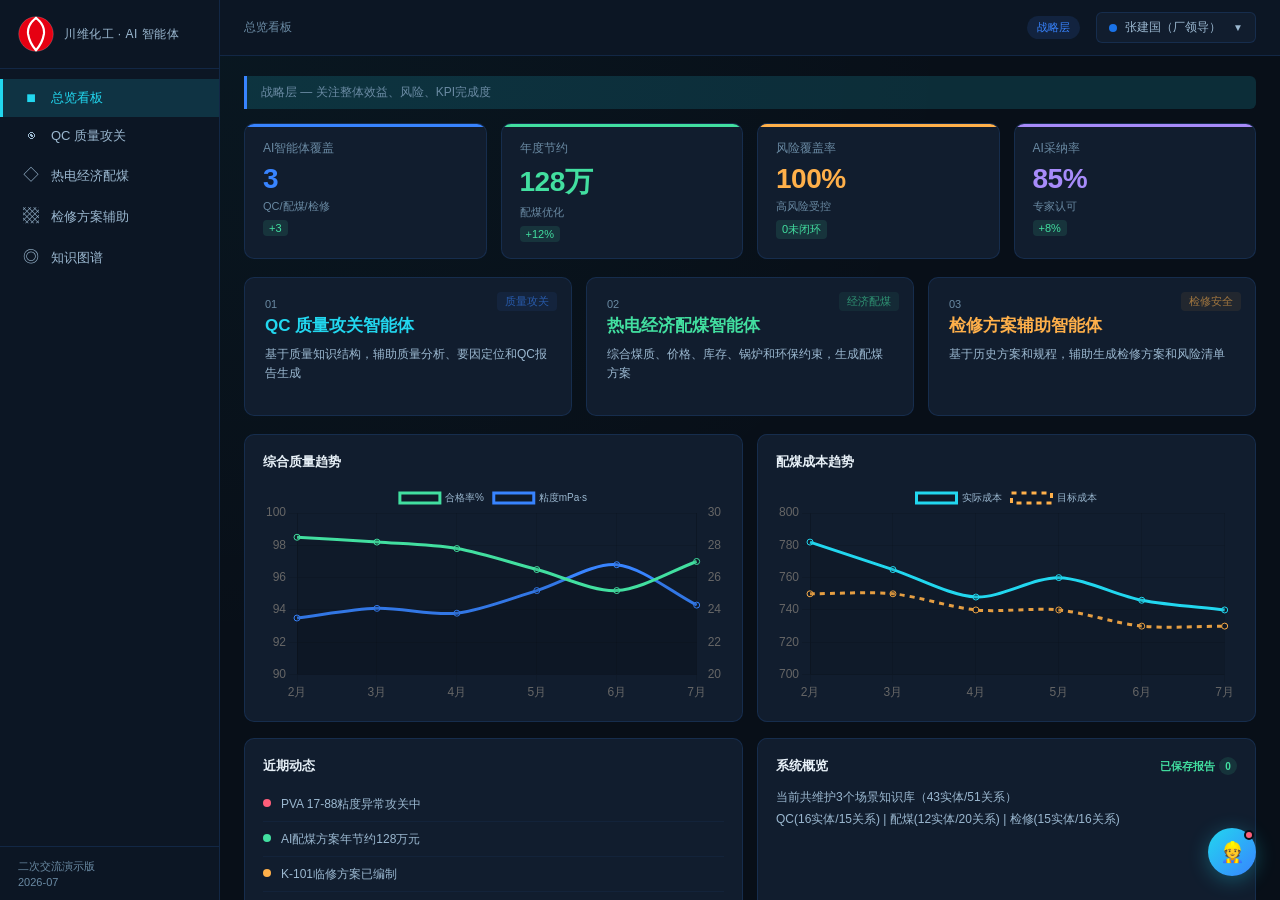
<file: index.html>
<!DOCTYPE html>
<html lang="zh-CN">
<head>
<meta charset="utf-8">
<meta name="viewport" content="width=device-width, initial-scale=1">
<title>川维化工 AI 智能体演示平台</title>
<script src="js/chart.min.js"></script>
<script src="js/d3.min.js"></script>
<link rel="stylesheet" href="css/style.css">
</head>
<body>
<div class="app-layout" id="app">

  <!-- Sidebar -->
  <nav class="sidebar">
    <div class="sidebar-brand">
      <svg width="36" height="36" viewBox="0 0 100 100" style="flex-shrink:0;">
        <circle cx="50" cy="50" r="48" fill="#e60012" />
        <path d="M50 5 Q75 25 72 50 Q68 75 50 95" fill="none" stroke="white" stroke-width="6" stroke-linecap="round"/>
        <path d="M50 5 Q25 25 28 50 Q32 75 50 95" fill="none" stroke="white" stroke-width="6" stroke-linecap="round"/>
        <circle cx="50" cy="50" r="48" fill="none" stroke="white" stroke-width="1" opacity="0.5"/>
      </svg>
      <div>
        <div class="brand-sub" style="font-size:12px;color:var(--text-secondary);">川维化工 · AI 智能体</div>
      </div>
    </div>
    <div class="sidebar-nav" id="sidebarNav">
      <div class="nav-item active" data-route="dashboard">
        <span class="nav-icon">&#9632;</span>
        总览看板
      </div>
      <div class="nav-item" data-route="qc">
        <span class="nav-icon">&#9673;</span>
        QC 质量攻关
      </div>
      <div class="nav-item" data-route="coal">
        <span class="nav-icon">&#9671;</span>
        热电经济配煤
      </div>
      <div class="nav-item" data-route="maintenance">
        <span class="nav-icon">&#9641;</span>
        检修方案辅助
      </div>
      <div class="nav-item" data-route="knowledge-graph">
        <span class="nav-icon">&#9678;</span>
        知识图谱
      </div>
    </div>
    <div class="sidebar-footer">
      <div class="text-xs text-muted">二次交流演示版</div>
      <div class="text-xs text-muted" style="margin-top:2px">2026-07</div>
    </div>
  </nav>

  <!-- Main Area -->
  <div class="main-area">
    <header class="topbar">
      <div class="topbar-left">
        <span class="topbar-breadcrumb" id="breadcrumb">总览看板</span>
      </div>
      <div class="topbar-right">
        <span class="role-view-badge" id="roleViewBadge">战略层</span>
        <div class="role-selector" id="roleSelector" style="position:relative;">
          <span class="role-dot" id="roleDot" style="background:#1a73e8"></span>
          <span id="roleName">张建国（厂领导）</span>
          <span style="font-size:10px;margin-left:4px;">&#9660;</span>
          <div class="role-dropdown" id="roleDropdown">
            <div class="role-option active" data-role="factory_leader">
              <span class="role-dot" style="background:#1a73e8"></span>
              张建国 · 厂领导
            </div>
            <div class="role-option" data-role="dept_head">
              <span class="role-dot" style="background:#0d7377"></span>
              李明辉 · 部门负责人
            </div>
            <div class="role-option" data-role="engineer">
              <span class="role-dot" style="background:#e67e22"></span>
              王海涛 · 工艺工程师
            </div>
            <div class="role-option" data-role="it_staff">
              <span class="role-dot" style="background:#8e44ad"></span>
              陈志远 · 信息科
            </div>
          </div>
        </div>
      </div>
    </header>

    <main class="content" id="mainContent">
      <!-- Content rendered by app.js -->
    </main>
  </div>
</div>

<script src="js/data.js"></script>
<script src="js/app.js"></script>
</body>
</html>
</file>
<file: css/style.css>
/* ============================================
   川维化工 AI 智能体 Demo — 全局样式
   深色专业风格，化工行业气息
   ============================================ */

:root {
  --bg-deep: #080f18;
  --bg-surface: #0c1624;
  --bg-panel: #111d2e;
  --bg-card: #15233a;
  --bg-hover: #1a2b45;
  --border: rgba(56, 132, 255, 0.15);
  --border-active: rgba(56, 132, 255, 0.4);
  --cyan: #22d7ef;
  --cyan-dim: rgba(34, 215, 239, 0.15);
  --blue: #3884ff;
  --blue-dim: rgba(56, 132, 255, 0.12);
  --green: #42dfa0;
  --green-dim: rgba(66, 223, 160, 0.12);
  --orange: #ffb04a;
  --orange-dim: rgba(255, 176, 74, 0.12);
  --red: #ff5e7a;
  --red-dim: rgba(255, 94, 122, 0.12);
  --purple: #a78bfa;
  --purple-dim: rgba(167, 139, 250, 0.12);
  --text-primary: #e8f1f8;
  --text-secondary: #9bb8d0;
  --text-muted: #6a8aa3;
  --sidebar-w: 220px;
  --topbar-h: 56px;
  --radius: 10px;
  --radius-sm: 6px;
}

* { margin: 0; padding: 0; box-sizing: border-box; }

html, body {
  height: 100%;
  font-family: 'PingFang SC', 'Microsoft YaHei', -apple-system, sans-serif;
  font-size: 14px;
  background: var(--bg-deep);
  color: var(--text-primary);
  overflow: hidden;
}

/* ---- 布局 ---- */
.app-layout {
  display: flex;
  height: 100vh;
  width: 100vw;
}

/* ---- Sidebar ---- */
.sidebar {
  width: var(--sidebar-w);
  min-width: var(--sidebar-w);
  background: var(--bg-surface);
  border-right: 1px solid var(--border);
  display: flex;
  flex-direction: column;
  overflow: hidden;
}

.sidebar-brand {
  padding: 16px 18px;
  border-bottom: 1px solid var(--border);
  display: flex;
  align-items: center;
  gap: 10px;
  flex-shrink: 0;
}

.sidebar-brand .logo-dot {
  width: 28px; height: 28px;
  border: 2px solid var(--cyan);
  transform: rotate(45deg);
  flex-shrink: 0;
  box-shadow: 0 0 12px rgba(34,215,239,0.3);
}

.sidebar-brand .brand-text {
  font-size: 15px;
  font-weight: 700;
  letter-spacing: 1px;
  color: var(--text-primary);
  line-height: 1.2;
}
.sidebar-brand .brand-sub {
  font-size: 10px;
  color: var(--text-muted);
  letter-spacing: 0.5px;
}

.sidebar-nav {
  flex: 1;
  padding: 10px 0;
  overflow-y: auto;
}

.nav-item {
  display: flex;
  align-items: center;
  gap: 10px;
  padding: 10px 18px;
  cursor: pointer;
  color: var(--text-secondary);
  font-size: 13px;
  transition: all 0.15s;
  border-left: 3px solid transparent;
  text-decoration: none;
}

.nav-item:hover {
  background: var(--bg-hover);
  color: var(--text-primary);
}

.nav-item.active {
  color: var(--cyan);
  background: var(--cyan-dim);
  border-left-color: var(--cyan);
}

.nav-item .nav-icon {
  width: 20px;
  text-align: center;
  font-size: 16px;
  flex-shrink: 0;
}

.sidebar-footer {
  padding: 12px 18px;
  border-top: 1px solid var(--border);
  flex-shrink: 0;
}

/* ---- Top Bar ---- */
.main-area {
  flex: 1;
  display: flex;
  flex-direction: column;
  min-width: 0;
}

.topbar {
  height: var(--topbar-h);
  min-height: var(--topbar-h);
  background: var(--bg-surface);
  border-bottom: 1px solid var(--border);
  display: flex;
  align-items: center;
  justify-content: space-between;
  padding: 0 24px;
}

.topbar-left {
  display: flex;
  align-items: center;
  gap: 12px;
}

.topbar-title {
  font-size: 16px;
  font-weight: 600;
  color: var(--text-primary);
}

.topbar-breadcrumb {
  font-size: 12px;
  color: var(--text-muted);
}

.topbar-right {
  display: flex;
  align-items: center;
  gap: 16px;
}

.role-selector {
  display: flex;
  align-items: center;
  gap: 8px;
  padding: 6px 12px;
  border: 1px solid var(--border);
  border-radius: var(--radius-sm);
  background: var(--bg-panel);
  cursor: pointer;
  font-size: 12px;
  color: var(--text-secondary);
}

.role-selector:hover {
  border-color: var(--border-active);
}

.role-dot {
  width: 8px; height: 8px;
  border-radius: 50%;
  flex-shrink: 0;
}

.role-dropdown {
  position: absolute;
  top: 100%;
  right: 0;
  margin-top: 4px;
  background: var(--bg-card);
  border: 1px solid var(--border);
  border-radius: var(--radius);
  padding: 4px;
  min-width: 180px;
  box-shadow: 0 8px 32px rgba(0,0,0,0.4);
  z-index: 100;
  display: none;
}

.role-dropdown.show {
  display: block;
}

.role-option {
  padding: 8px 12px;
  border-radius: var(--radius-sm);
  cursor: pointer;
  font-size: 12px;
  color: var(--text-secondary);
  display: flex;
  align-items: center;
  gap: 8px;
}

.role-option:hover {
  background: var(--bg-hover);
  color: var(--text-primary);
}

.role-option.active {
  color: var(--cyan);
  background: var(--cyan-dim);
}

.role-view-badge {
  font-size: 11px;
  padding: 4px 10px;
  border-radius: 999px;
  background: var(--blue-dim);
  color: var(--blue);
  white-space: nowrap;
}

/* ---- Content ---- */
.content {
  flex: 1;
  padding: 20px 24px;
  overflow-y: auto;
  background: radial-gradient(ellipse at 0% 0%, rgba(34,215,239,0.04) 0%, transparent 50%),
              var(--bg-deep);
}

/* ---- Dashboard ---- */
.kpi-row {
  display: grid;
  grid-template-columns: repeat(4, 1fr);
  gap: 14px;
  margin-bottom: 18px;
}

.kpi-card {
  background: var(--bg-panel);
  border: 1px solid var(--border);
  border-radius: var(--radius);
  padding: 16px 18px;
  position: relative;
  overflow: hidden;
}

.kpi-card::before {
  content: '';
  position: absolute;
  top: 0; left: 0;
  width: 100%; height: 3px;
}

.kpi-card.blue::before { background: var(--blue); }
.kpi-card.green::before { background: var(--green); }
.kpi-card.orange::before { background: var(--orange); }
.kpi-card.purple::before { background: var(--purple); }

.kpi-label {
  font-size: 12px;
  color: var(--text-muted);
  margin-bottom: 6px;
}

.kpi-value {
  font-size: 28px;
  font-weight: 700;
  letter-spacing: -0.5px;
}

.kpi-value.blue { color: var(--blue); }
.kpi-value.green { color: var(--green); }
.kpi-value.orange { color: var(--orange); }
.kpi-value.purple { color: var(--purple); }

.kpi-sub {
  font-size: 11px;
  color: var(--text-muted);
  margin-top: 4px;
}

.kpi-trend {
  display: inline-flex;
  align-items: center;
  gap: 3px;
  font-size: 11px;
  padding: 2px 6px;
  border-radius: 4px;
  margin-top: 6px;
}
.kpi-trend.up { color: var(--green); background: var(--green-dim); }
.kpi-trend.down { color: var(--red); background: var(--red-dim); }

/* ---- Scenario Cards ---- */
.scenario-grid {
  display: grid;
  grid-template-columns: repeat(3, 1fr);
  gap: 14px;
  margin-bottom: 18px;
}

.scenario-card {
  background: var(--bg-panel);
  border: 1px solid var(--border);
  border-radius: var(--radius);
  padding: 20px;
  cursor: pointer;
  transition: all 0.2s;
  position: relative;
  overflow: hidden;
}

.scenario-card:hover {
  border-color: var(--border-active);
  transform: translateY(-2px);
  box-shadow: 0 8px 28px rgba(0,0,0,0.3);
}

.scenario-card .sc-num {
  font-size: 11px;
  color: var(--text-muted);
  margin-bottom: 4px;
}

.scenario-card .sc-title {
  font-size: 17px;
  font-weight: 600;
  margin-bottom: 8px;
}

.scenario-card .sc-desc {
  font-size: 12px;
  color: var(--text-secondary);
  line-height: 1.6;
  margin-bottom: 12px;
}

.scenario-card .sc-stat {
  display: flex;
  gap: 16px;
  font-size: 12px;
  color: var(--text-muted);
}

.scenario-card .sc-stat strong {
  color: var(--text-primary);
}

.sc-card-id {
  position: absolute;
  top: 14px;
  right: 14px;
  font-size: 10px;
  padding: 3px 8px;
  border-radius: 4px;
  opacity: 0.6;
}

/* ---- Content Sections ---- */
.section-title {
  font-size: 15px;
  font-weight: 600;
  margin-bottom: 14px;
  color: var(--text-primary);
  display: flex;
  align-items: center;
  gap: 8px;
}

.section-title .st-badge {
  font-size: 11px;
  font-weight: 400;
  color: var(--text-muted);
}

.content-grid-2 {
  display: grid;
  grid-template-columns: 1fr 1fr;
  gap: 14px;
  margin-bottom: 16px;
}

.content-grid-3 {
  display: grid;
  grid-template-columns: 1fr 1fr 1fr;
  gap: 14px;
  margin-bottom: 16px;
}

.panel {
  background: var(--bg-panel);
  border: 1px solid var(--border);
  border-radius: var(--radius);
  padding: 18px;
}

.panel-title {
  font-size: 13px;
  font-weight: 600;
  color: var(--text-primary);
  margin-bottom: 12px;
  display: flex;
  align-items: center;
  justify-content: space-between;
}

.panel-badge {
  font-size: 11px;
  padding: 2px 8px;
  border-radius: 4px;
  font-weight: 400;
}

.panel-badge.high { background: var(--red-dim); color: var(--red); }
.panel-badge.mid { background: var(--orange-dim); color: var(--orange); }
.panel-badge.low { background: var(--blue-dim); color: var(--blue); }
.panel-badge.success { background: var(--green-dim); color: var(--green); }

/* ---- Table ---- */
.data-table {
  width: 100%;
  border-collapse: collapse;
  font-size: 12px;
}

.data-table th {
  text-align: left;
  padding: 8px 10px;
  color: var(--text-muted);
  font-weight: 500;
  border-bottom: 1px solid var(--border);
  font-size: 11px;
  letter-spacing: 0.3px;
}

.data-table td {
  padding: 8px 10px;
  border-bottom: 1px solid rgba(56, 132, 255, 0.06);
  color: var(--text-secondary);
}

.data-table tr:hover td {
  background: var(--bg-hover);
}

.data-table .td-highlight {
  color: var(--text-primary);
  font-weight: 500;
}

/* ---- Tags ---- */
.tag {
  display: inline-block;
  padding: 2px 8px;
  border-radius: 4px;
  font-size: 11px;
}

.tag-blue { background: var(--blue-dim); color: var(--blue); }
.tag-green { background: var(--green-dim); color: var(--green); }
.tag-orange { background: var(--orange-dim); color: var(--orange); }
.tag-red { background: var(--red-dim); color: var(--red); }
.tag-purple { background: var(--purple-dim); color: var(--purple); }
.tag-gray { background: rgba(255,255,255,0.06); color: var(--text-muted); }

/* ---- Status Indicator ---- */
.status-dot {
  display: inline-block;
  width: 6px; height: 6px;
  border-radius: 50%;
  margin-right: 4px;
}
.status-dot.green { background: var(--green); }
.status-dot.orange { background: var(--orange); }
.status-dot.red { background: var(--red); }
.status-dot.blue { background: var(--blue); }
.status-dot.gray { background: var(--text-muted); }

/* ---- Progress Bar ---- */
.progress-bar {
  width: 100%;
  height: 6px;
  background: rgba(255,255,255,0.06);
  border-radius: 3px;
  overflow: hidden;
  margin-top: 4px;
}

.progress-fill {
  height: 100%;
  border-radius: 3px;
  transition: width 0.3s;
}

.progress-fill.cyan { background: var(--cyan); }
.progress-fill.green { background: var(--green); }
.progress-fill.orange { background: var(--orange); }
.progress-fill.blue { background: var(--blue); }

/* ---- Two Column ---- */
.two-col {
  display: flex;
  gap: 16px;
}

.two-col > * {
  flex: 1;
  min-width: 0;
}

/* ---- Activity Feed ---- */
.activity-item {
  display: flex;
  gap: 10px;
  padding: 8px 0;
  border-bottom: 1px solid rgba(56, 132, 255, 0.06);
  font-size: 12px;
}

.activity-item:last-child {
  border-bottom: none;
}

.activity-dot {
  width: 8px; height: 8px;
  border-radius: 50%;
  margin-top: 4px;
  flex-shrink: 0;
}

.activity-dot.cyan { background: var(--cyan); }
.activity-dot.green { background: var(--green); }
.activity-dot.orange { background: var(--orange); }
.activity-dot.red { background: var(--red); }

.activity-text {
  flex: 1;
  color: var(--text-secondary);
  line-height: 1.5;
}

.activity-text strong {
  color: var(--text-primary);
}

.activity-time {
  font-size: 11px;
  color: var(--text-muted);
  white-space: nowrap;
}

/* ---- Charts Container ---- */
.chart-box {
  width: 100%;
  height: 220px;
  position: relative;
}

/* ---- Knowledge Graph ---- */
.kg-toolbar {
  display: flex;
  gap: 8px;
  margin-bottom: 12px;
  flex-wrap: wrap;
}

.kg-btn {
  padding: 6px 14px;
  border: 1px solid var(--border);
  border-radius: var(--radius-sm);
  background: var(--bg-panel);
  color: var(--text-secondary);
  cursor: pointer;
  font-size: 12px;
  transition: all 0.15s;
}

.kg-btn:hover {
  border-color: var(--border-active);
  color: var(--text-primary);
}

.kg-btn.active {
  background: var(--cyan-dim);
  border-color: var(--cyan);
  color: var(--cyan);
}

.kg-container {
  background: var(--bg-surface);
  border: 1px solid var(--border);
  border-radius: var(--radius);
  height: 500px;
  position: relative;
  overflow: hidden;
}

.kg-info {
  position: absolute;
  bottom: 12px;
  left: 12px;
  font-size: 11px;
  color: var(--text-muted);
  background: rgba(8,15,24,0.85);
  padding: 6px 12px;
  border-radius: var(--radius-sm);
  z-index: 5;
}

.kg-node-tooltip {
  position: absolute;
  z-index: 10;
  background: var(--bg-card);
  border: 1px solid var(--border-active);
  border-radius: var(--radius);
  padding: 12px 14px;
  font-size: 12px;
  box-shadow: 0 8px 24px rgba(0,0,0,0.5);
  pointer-events: none;
  display: none;
  max-width: 200px;
}

.kg-node-tooltip .kg-tt-title {
  font-weight: 600;
  color: var(--text-primary);
  margin-bottom: 4px;
}

.kg-node-tooltip .kg-tt-type {
  color: var(--text-muted);
  font-size: 11px;
}

/* ---- Plan Draft Preview ---- */
.draft-section {
  background: var(--bg-surface);
  border: 1px solid var(--border);
  border-radius: var(--radius);
  padding: 16px;
  margin-bottom: 12px;
}

.draft-section h4 {
  font-size: 13px;
  color: var(--cyan);
  margin-bottom: 10px;
}

.draft-section ul {
  list-style: none;
  padding: 0;
}

.draft-section li {
  padding: 4px 0;
  font-size: 12px;
  color: var(--text-secondary);
  padding-left: 14px;
  position: relative;
}

.draft-section li::before {
  content: '·';
  position: absolute;
  left: 4px;
  color: var(--cyan);
}

/* ---- QC Steps ---- */
.qc-steps {
  display: flex;
  gap: 12px;
  margin-bottom: 12px;
}

.qc-step {
  flex: 1;
  text-align: center;
  padding: 10px 6px;
  border: 1px solid var(--border);
  border-radius: var(--radius-sm);
  font-size: 12px;
  color: var(--text-muted);
  transition: all 0.15s;
}

.qc-step.done {
  border-color: var(--green);
  color: var(--green);
  background: var(--green-dim);
}

.qc-step.current {
  border-color: var(--cyan);
  color: var(--cyan);
  background: var(--cyan-dim);
}

.qc-step .qs-label {
  font-size: 11px;
  margin-top: 3px;
}

/* ---- Scheme Comparison ---- */
.scheme-cards {
  display: grid;
  grid-template-columns: repeat(2, 1fr);
  gap: 10px;
}

.scheme-card {
  background: var(--bg-surface);
  border: 1px solid var(--border);
  border-radius: var(--radius-sm);
  padding: 12px;
  position: relative;
}

.scheme-card.current {
  border-color: var(--blue);
  background: rgba(56, 132, 255, 0.06);
}

.scheme-card.recommended {
  border-color: var(--green);
  background: rgba(66, 223, 160, 0.06);
}

.scheme-card .sc-name {
  font-size: 13px;
  font-weight: 600;
  color: var(--text-primary);
  margin-bottom: 6px;
}

.scheme-card .sc-detail {
  font-size: 11px;
  color: var(--text-muted);
  line-height: 1.6;
}

.scheme-card .sc-tag {
  position: absolute;
  top: 8px;
  right: 8px;
  font-size: 10px;
  padding: 2px 6px;
  border-radius: 3px;
}

/* ---- Plan Status ---- */
.plan-header {
  display: flex;
  justify-content: space-between;
  align-items: flex-start;
  margin-bottom: 12px;
  flex-wrap: wrap;
  gap: 8px;
}

.plan-title {
  font-size: 18px;
  font-weight: 600;
}

.plan-meta {
  font-size: 12px;
  color: var(--text-muted);
}

/* ---- User View ---- */
.user-view-panel {
  margin-bottom: 14px;
}

.user-view-tagline {
  font-size: 12px;
  color: var(--text-muted);
  padding: 8px 14px;
  border-left: 3px solid var(--cyan);
  background: var(--cyan-dim);
  border-radius: 0 var(--radius-sm) var(--radius-sm) 0;
  margin-bottom: 14px;
}

/* ---- Scrollbar ---- */
.content::-webkit-scrollbar { width: 6px; }
.content::-webkit-scrollbar-track { background: transparent; }
.content::-webkit-scrollbar-thumb { background: rgba(255,255,255,0.08); border-radius: 3px; }
.content::-webkit-scrollbar-thumb:hover { background: rgba(255,255,255,0.15); }

/* ---- Page transition ---- */
.page-content {
  animation: fadeIn 0.2s ease;
}

@keyframes fadeIn {
  from { opacity: 0; transform: translateY(6px); }
  to { opacity: 1; transform: translateY(0); }
}

/* ---- Responsive adjustments ---- */
@media (max-width: 1100px) {
  .kpi-row { grid-template-columns: repeat(2, 1fr); }
  .scenario-grid { grid-template-columns: 1fr; }
  .content-grid-2 { grid-template-columns: 1fr; }
  .content-grid-3 { grid-template-columns: 1fr; }
}

/* ---- Utility ---- */
.mb-8 { margin-bottom: 8px; }
.mb-12 { margin-bottom: 12px; }
.mb-16 { margin-bottom: 16px; }
.mt-8 { margin-top: 8px; }
.mt-12 { margin-top: 12px; }
.flex { display: flex; }
.flex-between { display: flex; justify-content: space-between; align-items: center; }
.gap-8 { gap: 8px; }
.gap-12 { gap: 12px; }
.text-muted { color: var(--text-muted); }
.text-secondary { color: var(--text-secondary); }
.text-cyan { color: var(--cyan); }
.text-green { color: var(--green); }
.text-red { color: var(--red); }
.text-sm { font-size: 12px; }
.text-xs { font-size: 11px; }
.font-bold { font-weight: 600; }
.truncate { overflow: hidden; text-overflow: ellipsis; white-space: nowrap; }

/* ---- Table in panels ---- */
.simple-table { width: 100%; border-collapse: collapse; font-size: 12px; }
.simple-table td { padding: 6px 8px; border-bottom: 1px solid rgba(56,132,255,0.06); color: var(--text-secondary); }
.simple-table td:first-child { color: var(--text-muted); width: 80px; }

/* Risk matrix */
.risk-level { display: inline-block; padding: 2px 8px; border-radius: 3px; font-size: 11px; }
.risk-level.high { background: var(--red-dim); color: var(--red); }
.risk-level.mid { background: var(--orange-dim); color: var(--orange); }
.risk-level.low { background: var(--blue-dim); color: var(--blue); }

/* Cause analysis bars */
.cause-bar { display: flex; align-items: center; gap: 8px; margin: 4px 0; font-size: 12px; }
.cause-bar .bar-label { width: 80px; color: var(--text-muted); flex-shrink: 0; }
.cause-bar .bar-track { flex: 1; height: 18px; background: rgba(255,255,255,0.04); border-radius: 3px; overflow: hidden; position: relative; }
.cause-bar .bar-fill { height: 100%; border-radius: 3px; transition: width 0.5s; }
.cause-bar .bar-value { position: absolute; right: 6px; top: 2px; font-size: 10px; color: var(--text-primary); }
.cause-bar .bar-conclusion { width: 50px; text-align: right; font-size: 11px; flex-shrink: 0; }
.bar-conclusion.yes { color: var(--red); }
.bar-conclusion.no { color: var(--green); }
.bar-conclusion.partial { color: var(--orange); }

/* ============================================
   新增：对话面板、交互、弹窗、通知（千人千面 v2）
   ============================================ */

/* ---- Chat Panel ---- */
.chat-toggle {
  position: fixed;
  bottom: 24px;
  right: 24px;
  width: 48px; height: 48px;
  border-radius: 50%;
  background: linear-gradient(135deg, var(--cyan), var(--blue));
  border: none;
  color: #fff;
  font-size: 20px;
  cursor: pointer;
  box-shadow: 0 4px 20px rgba(34,215,239,0.3);
  z-index: 50;
  transition: all 0.2s;
  display: flex;
  align-items: center;
  justify-content: center;
}
.chat-toggle:hover { transform: scale(1.1); box-shadow: 0 6px 28px rgba(34,215,239,0.45); }
.chat-toggle .ct-dot { position: absolute; top: 2px; right: 2px; width: 10px; height:10px; background:var(--red); border-radius:50%; border:2px solid var(--bg-deep); }

.chat-panel {
  position: fixed;
  bottom: 80px;
  right: 24px;
  width: 380px;
  height: 520px;
  background: var(--bg-card);
  border: 1px solid var(--border-active);
  border-radius: 14px;
  box-shadow: 0 12px 48px rgba(0,0,0,0.5);
  z-index: 51;
  display: none;
  flex-direction: column;
  overflow: hidden;
}
.chat-panel.show { display: flex; }

.chat-header {
  padding: 14px 16px;
  background: var(--bg-surface);
  border-bottom: 1px solid var(--border);
  display: flex;
  align-items: center;
  justify-content: space-between;
  flex-shrink: 0;
}
.chat-header .ch-title { font-size: 13px; font-weight: 600; display: flex; align-items: center; gap: 8px; }
.chat-header .ch-close { cursor: pointer; color: var(--text-muted); font-size: 16px; padding: 2px 6px; border-radius:4px; }
.chat-header .ch-close:hover { background: var(--bg-hover); color: var(--text-primary); }

.chat-messages {
  flex: 1;
  overflow-y: auto;
  padding: 12px 14px;
  display: flex;
  flex-direction: column;
  gap: 10px;
}

.chat-msg { display: flex; gap: 8px; max-width: 90%; animation: fadeIn 0.2s; }
.chat-msg.user { align-self: flex-end; flex-direction: row-reverse; }
.chat-msg.bot { align-self: flex-start; }

.chat-msg .cm-avatar {
  width: 28px; height: 28px;
  border-radius: 50%;
  flex-shrink: 0;
  display: flex;
  align-items: center;
  justify-content: center;
  font-size: 14px;
}
.chat-msg.user .cm-avatar { background: var(--blue-dim); color: var(--blue); }
.chat-msg.bot .cm-avatar { background: var(--cyan-dim); color: var(--cyan); }

.chat-msg .cm-bubble {
  padding: 8px 12px;
  border-radius: 10px;
  font-size: 12px;
  line-height: 1.6;
}
.chat-msg.user .cm-bubble { background: var(--blue-dim); color: var(--text-primary); border-bottom-right-radius: 4px; }
.chat-msg.bot .cm-bubble { background: var(--bg-hover); color: var(--text-secondary); border-bottom-left-radius: 4px; }
.chat-msg.bot .cm-bubble strong { color: var(--text-primary); }

.chat-presets {
  padding: 8px 14px;
  display: flex;
  flex-wrap: wrap;
  gap: 6px;
  border-top: 1px solid var(--border);
  flex-shrink: 0;
}
.chat-preset-btn {
  padding: 5px 10px;
  border: 1px solid var(--border);
  border-radius: 999px;
  background: var(--bg-surface);
  color: var(--text-muted);
  font-size: 11px;
  cursor: pointer;
  transition: all 0.15s;
  white-space: nowrap;
}
.chat-preset-btn:hover { border-color: var(--cyan); color: var(--cyan); background: var(--cyan-dim); }

.chat-input-row {
  padding: 8px 14px 12px;
  display: flex;
  gap: 8px;
  flex-shrink: 0;
}
.chat-input-row input {
  flex: 1;
  padding: 8px 12px;
  border: 1px solid var(--border);
  border-radius: 20px;
  background: var(--bg-surface);
  color: var(--text-primary);
  font-size: 12px;
  outline: none;
}
.chat-input-row input:focus { border-color: var(--cyan); }
.chat-input-row .ci-send {
  padding: 8px 16px;
  border: none;
  border-radius: 20px;
  background: var(--cyan);
  color: #000;
  font-size: 12px;
  cursor: pointer;
  font-weight: 600;
}

/* ---- Modal ---- */
.modal-overlay {
  position: fixed;
  inset: 0;
  background: rgba(0,0,0,0.6);
  z-index: 60;
  display: none;
  align-items: center;
  justify-content: center;
}
.modal-overlay.show { display: flex; }

.modal-box {
  background: var(--bg-card);
  border: 1px solid var(--border-active);
  border-radius: 14px;
  width: 560px;
  max-height: 80vh;
  overflow-y: auto;
  box-shadow: 0 16px 48px rgba(0,0,0,0.5);
}
.modal-header {
  padding: 16px 20px;
  border-bottom: 1px solid var(--border);
  display: flex;
  justify-content: space-between;
  align-items: center;
}
.modal-header h3 { font-size: 15px; }
.modal-close { cursor: pointer; color: var(--text-muted); font-size: 18px; padding: 4px; }
.modal-body { padding: 20px; }
.modal-footer { padding: 14px 20px; border-top: 1px solid var(--border); display: flex; gap: 10px; justify-content: flex-end; }

/* ---- Toast ---- */
.toast-container {
  position: fixed;
  top: 70px;
  right: 24px;
  z-index: 70;
  display: flex;
  flex-direction: column;
  gap: 8px;
}
.toast {
  padding: 12px 18px;
  border-radius: var(--radius);
  font-size: 12px;
  animation: slideInRight 0.3s ease;
  box-shadow: 0 6px 24px rgba(0,0,0,0.3);
  display: flex;
  align-items: center;
  gap: 10px;
  min-width: 240px;
  max-width: 360px;
}
.toast.success { background: rgba(66,223,160,0.15); border: 1px solid rgba(66,223,160,0.3); color: var(--green); }
.toast.info { background: rgba(56,132,255,0.15); border: 1px solid rgba(56,132,255,0.3); color: var(--blue); }
.toast.warning { background: rgba(255,176,74,0.15); border: 1px solid rgba(255,176,74,0.3); color: var(--orange); }

@keyframes slideInRight {
  from { transform: translateX(60px); opacity: 0; }
  to { transform: translateX(0); opacity: 1; }
}

/* ---- Interactive elements ---- */
.clickable { cursor: pointer; transition: all 0.15s; }
.clickable:hover { border-color: var(--border-active) !important; background: rgba(56,132,255,0.04) !important; }
.clickable:active { transform: scale(0.99); }

.interact-btn {
  padding: 8px 18px;
  border: none;
  border-radius: var(--radius-sm);
  font-size: 12px;
  cursor: pointer;
  font-weight: 600;
  transition: all 0.15s;
}
.interact-btn:hover { filter: brightness(1.15); }
.interact-btn:active { transform: scale(0.97); }
.interact-btn.primary { background: var(--cyan); color: #000; }
.interact-btn.success { background: var(--green); color: #000; }
.interact-btn.warning { background: var(--orange); color: #000; }
.interact-btn.danger { background: var(--red); color: #fff; }
.interact-btn.outline { background: transparent; border: 1px solid var(--border); color: var(--text-secondary); }
.interact-btn.outline:hover { border-color: var(--cyan); color: var(--cyan); }
.interact-btn.sm { padding: 5px 12px; font-size: 11px; }

.action-bar { display: flex; gap: 8px; margin-top: 12px; flex-wrap: wrap; }

/* ---- Detail section ---- */
.detail-section { display: none; animation: fadeIn 0.2s; }
.detail-section.show { display: block; }

/* ---- Save count ---- */
.saved-badge {
  display: inline-flex;
  align-items: center;
  gap: 4px;
  font-size: 11px;
  color: var(--green);
}
.saved-badge .sb-num {
  display: inline-flex;
  align-items: center;
  justify-content: center;
  min-width: 18px; height: 18px;
  padding: 0 5px;
  border-radius: 9px;
  background: var(--green-dim);
  color: var(--green);
  font-weight: 700;
  font-size: 10px;
}
</file>
